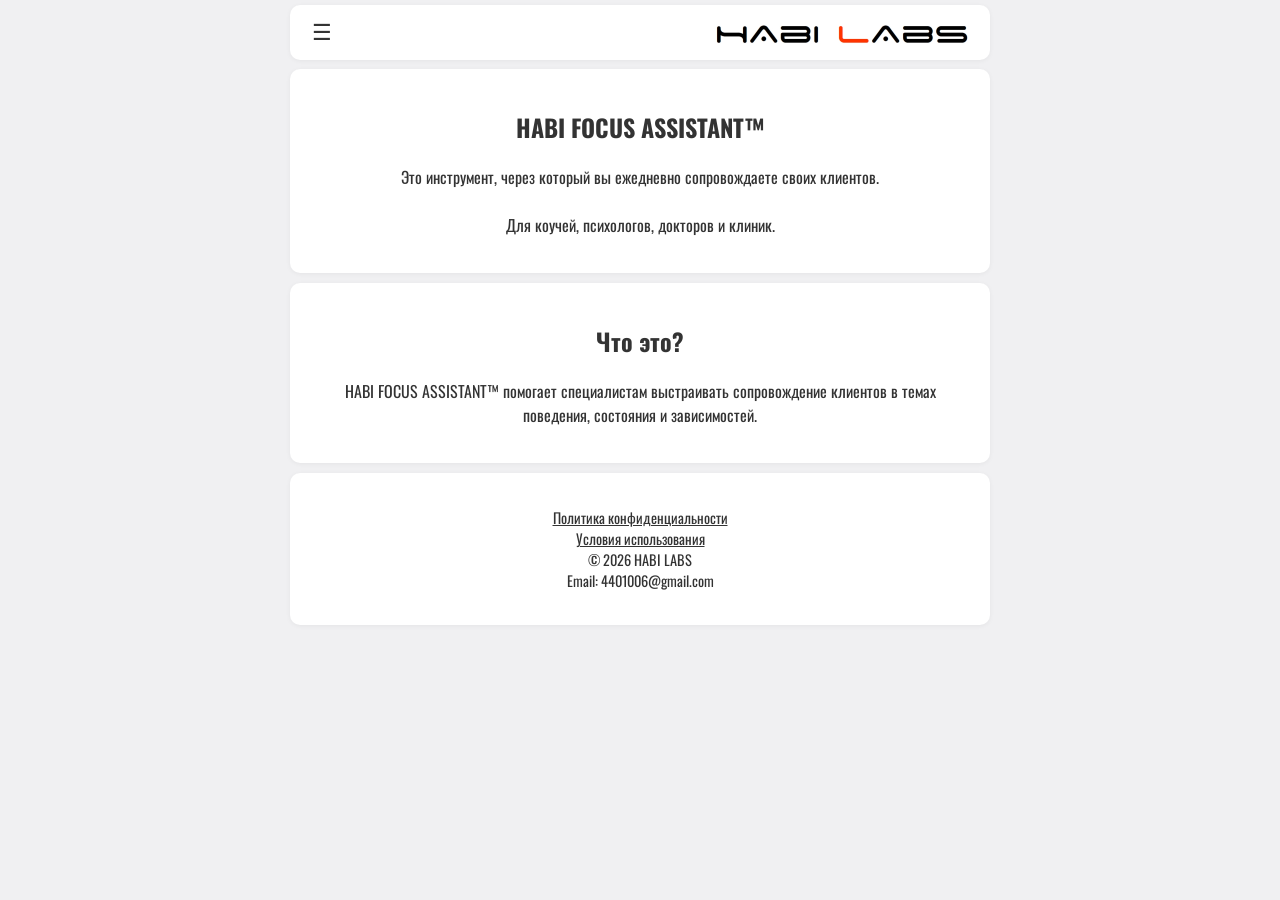
<file: index.html>
<!DOCTYPE html>
<html lang="ru">
<head>
  <meta charset="UTF-8" />
  <meta name="viewport" content="width=device-width, initial-scale=1" />
  <title>HABI LABS</title>

  <link rel="icon" href="/habi.ico" type="image/x-icon">

  <!-- OSWALD FONT -->
  <link rel="preconnect" href="https://fonts.googleapis.com">
  <link rel="preconnect" href="https://fonts.gstatic.com" crossorigin>
  <link href="https://fonts.googleapis.com/css2?family=Oswald:wght@200;300;400;500;600;700&display=swap" rel="stylesheet">

  <link rel="stylesheet" href="/css/styles-page.css" />
</head>

<body>
  <div id="overlay"></div>

  <header class="top-bar">
    <button id="menuToggle" class="icon">&#9776;</button>

    <div class="logo" id="logo">
      <img src="/images/hll.jpg" alt="HABI LABS">
    </div>
  </header>

  <main>
    <div class="cards">

      <div class="card">
        <h2>HABI FOCUS ASSISTANT™</h2>
        <p>
          Это инструмент, через который вы ежедневно сопровождаете своих клиентов.<br><br>
          Для коучей, психологов, докторов и клиник.
        </p>
      </div>

      <div class="card">
        <h2>Что это?</h2>
        <p>
          HABI FOCUS ASSISTANT™ помогает специалистам выстраивать сопровождение клиентов
          в темах поведения, состояния и зависимостей.
        </p>
      </div>

      <div class="card footer-card">
        <p>
          <a href="/html/privacy.html">Политика конфиденциальности</a><br>
          <a href="/html/terms.html">Условия использования</a><br>
          © 2026 HABI LABS<br>
          Email: 4401006@gmail.com
        </p>
      </div>

    </div>
  </main>

  <iframe id="sidebar" src="/html/menu-public.html" class="hidden"></iframe>

  <script src="/js/script.js"></script>
</body>
</html>
</file>
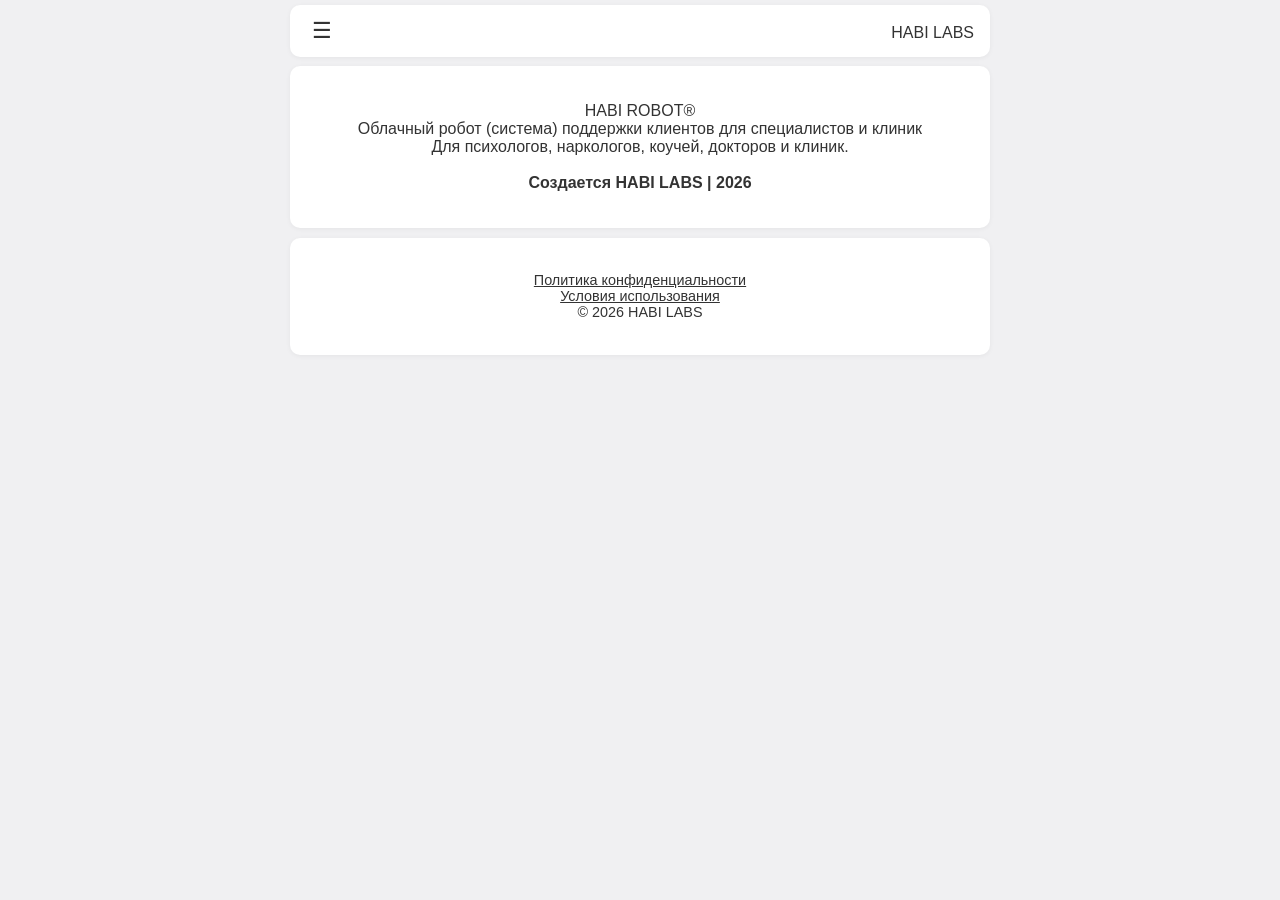
<file: index — копия.html>
<!DOCTYPE html>
<html lang="ru">
<head>
  <meta charset="UTF-8" />
  <meta name="viewport" content="width=device-width, initial-scale=1" />
  <title>HABI LABS</title>
  <link rel="stylesheet" href="/css/styles-page.css" />
</head>
<body>
  <div id="overlay"></div>
  <div class="top-bar-wrap">
    <header class="top-bar">
      <button id="menuToggle" class="icon" aria-label="Меню">&#9776;</button>
      <div class="logo" id="logo">HABI LABS</div>
    </header>
  </div>
  <main>
    <div class="cards">
      <div class="card poem">
        <p>
          HABI ROBOT®<br>
          Облачный робот (система) поддержки клиентов для специалистов и клиник<br>
          Для психологов, наркологов, коучей, докторов и клиник.<br><br>
          <strong>Создается HABI LABS | 2026</strong>
        </p>
      </div>
      <div class="card footer-card">
        <p>
          <a href="/html/privacy.html">Политика конфиденциальности</a><br>
          <a href="/html/terms.html">Условия использования</a><br>
          © 2026 HABI LABS
        </p>
      </div>
    </div>
  </main>
  <iframe id="sidebar" src="/html/menu-public.html" class="hidden" title="Меню"></iframe>
  <script src="/js/script.js"></script>
</body>
</html>
</file>
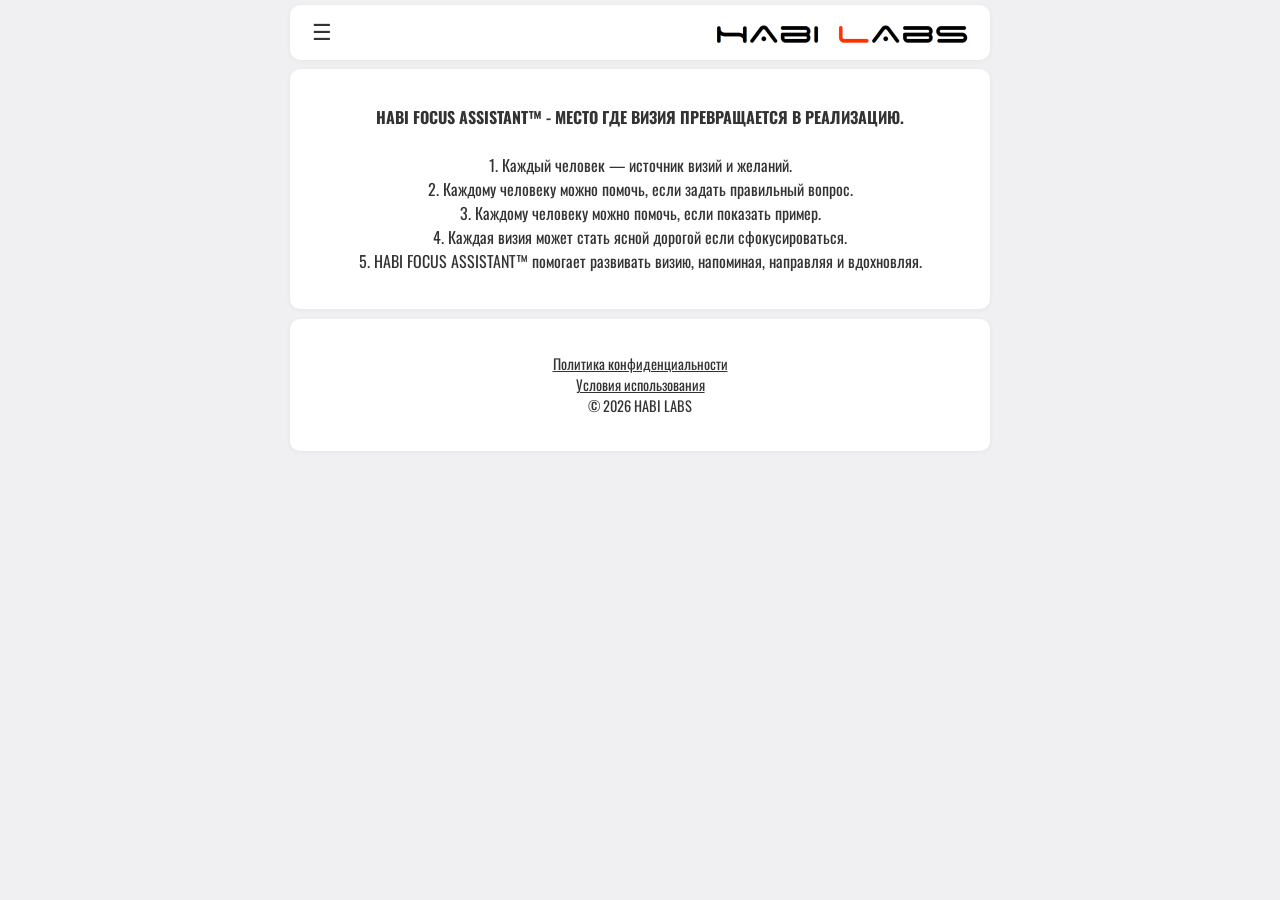
<file: html/about.html>
<!DOCTYPE html>
<html lang="ru">
<head>
  <meta charset="UTF-8" />
  <meta name="viewport" content="width=device-width, initial-scale=1" />
  <title>О сервисе — HABI LABS</title>
  <link rel="icon" href="/habi.ico" type="image/x-icon">

  <!-- OSWALD FONT -->
  <link rel="preconnect" href="https://fonts.googleapis.com">
  <link rel="preconnect" href="https://fonts.gstatic.com" crossorigin>
  <link href="https://fonts.googleapis.com/css2?family=Oswald:wght@200;300;400;500;600;700&display=swap" rel="stylesheet">

  <link rel="stylesheet" href="../css/styles-page.css" />
</head>
<body>
  <div id="overlay"></div>

    <header class="top-bar">
    <button id="menuToggle" class="icon">&#9776;</button>

    <div class="logo" id="logo">
      <img src="/images/hll.jpg" alt="HABI LABS">
    </div>
  </header>
  <main>
    <div class="cards">
      <div class="card">
        <p style="text-align:center"><strong>HABI FOCUS ASSISTANT™ - МЕСТО ГДЕ ВИЗИЯ ПРЕВРАЩАЕТСЯ В РЕАЛИЗАЦИЮ.</strong><br><br>
1. Каждый человек — источник визий и желаний.<br>
2. Каждому человеку можно помочь, если задать правильный вопрос.<br>
3. Каждому человеку можно помочь, если показать пример.<br>
4. Каждая визия может стать ясной дорогой если сфокусироваться.<br>
5. HABI FOCUS ASSISTANT™ помогает развивать визию, напоминая, направляя и вдохновляя.</p>
      </div>
      <div class="card footer-card">
        <p>
          <a href="privacy.html">Политика конфиденциальности</a><br>
          <a href="terms.html">Условия использования</a><br>
          © 2026 HABI LABS
        </p>
      </div>
    </div>
  </main>
  <iframe id="sidebar" src="menu-public.html" class="hidden" title="Меню"></iframe>
  <script src="../js/script.js"></script>
</body>
</html>
</file>
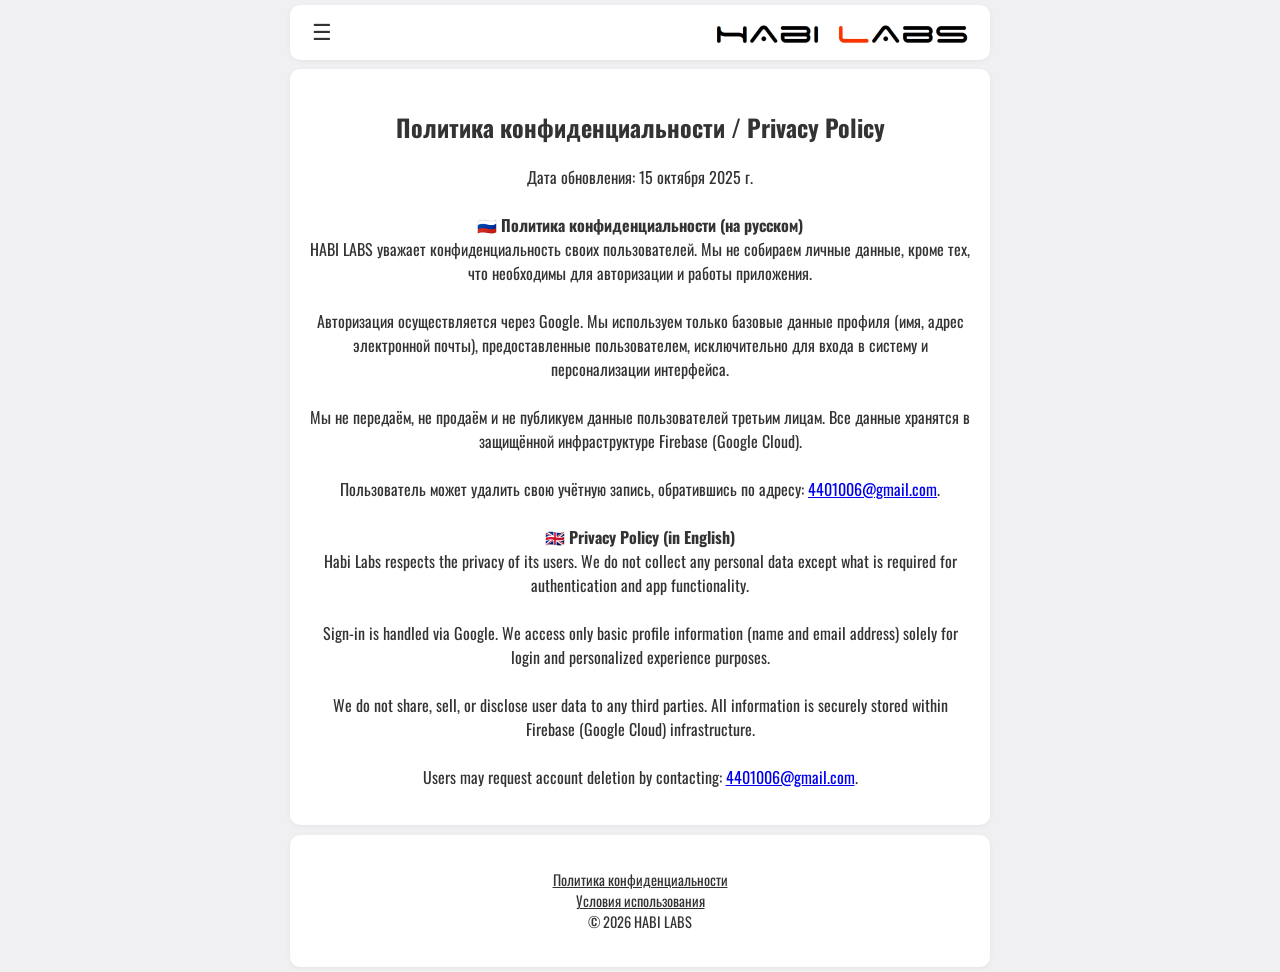
<file: html/privacy.html>
<!DOCTYPE html>
<html lang="ru">
<head>
  <meta charset="UTF-8" />
  <meta name="viewport" content="width=device-width, initial-scale=1" />
  <title>Политика конфиденциальности — HABI LABS</title>
  <link rel="icon" href="/habi.ico" type="image/x-icon">

  <!-- OSWALD FONT -->
  <link rel="preconnect" href="https://fonts.googleapis.com">
  <link rel="preconnect" href="https://fonts.gstatic.com" crossorigin>
  <link href="https://fonts.googleapis.com/css2?family=Oswald:wght@200;300;400;500;600;700&display=swap" rel="stylesheet">
  
  <link rel="stylesheet" href="../css/styles-page.css" />
</head>
<body>
  <div id="overlay"></div>
  <header class="top-bar">
    <button id="menuToggle" class="icon">&#9776;</button>

    <div class="logo" id="logo">
      <img src="/images/hll.jpg" alt="HABI LABS">
    </div>
  </header>
  <main>
    <div class="cards">
      <div class="card">
        <h2>Политика конфиденциальности / Privacy Policy</h2>
        <p style="text-align:center">Дата обновления: 15 октября 2025 г.<br><br>
🇷🇺 <strong>Политика конфиденциальности (на русском)</strong><br>
HABI LABS уважает конфиденциальность своих пользователей. Мы не собираем личные данные, кроме тех, что необходимы для авторизации и работы приложения.<br><br>
Авторизация осуществляется через Google. Мы используем только базовые данные профиля (имя, адрес электронной почты), предоставленные пользователем, исключительно для входа в систему и персонализации интерфейса.<br><br>
Мы не передаём, не продаём и не публикуем данные пользователей третьим лицам. Все данные хранятся в защищённой инфраструктуре Firebase (Google Cloud).<br><br>
Пользователь может удалить свою учётную запись, обратившись по адресу: <a href="mailto:4401006@gmail.com">4401006@gmail.com</a>.<br><br>
🇬🇧 <strong>Privacy Policy (in English)</strong><br>
Habi Labs respects the privacy of its users. We do not collect any personal data except what is required for authentication and app functionality.<br><br>
Sign-in is handled via Google. We access only basic profile information (name and email address) solely for login and personalized experience purposes.<br><br>
We do not share, sell, or disclose user data to any third parties. All information is securely stored within Firebase (Google Cloud) infrastructure.<br><br>
Users may request account deletion by contacting: <a href="mailto:4401006@gmail.com">4401006@gmail.com</a>.</p>
      </div>
      <div class="card footer-card">
        <p>
          <a href="privacy.html">Политика конфиденциальности</a><br>
          <a href="terms.html">Условия использования</a><br>
          © 2026 HABI LABS
        </p>
      </div>
    </div>
  </main>
  <iframe id="sidebar" src="menu-public.html" class="hidden" title="Меню"></iframe>
  <script src="../js/script.js"></script>
</body>
</html>
</file>
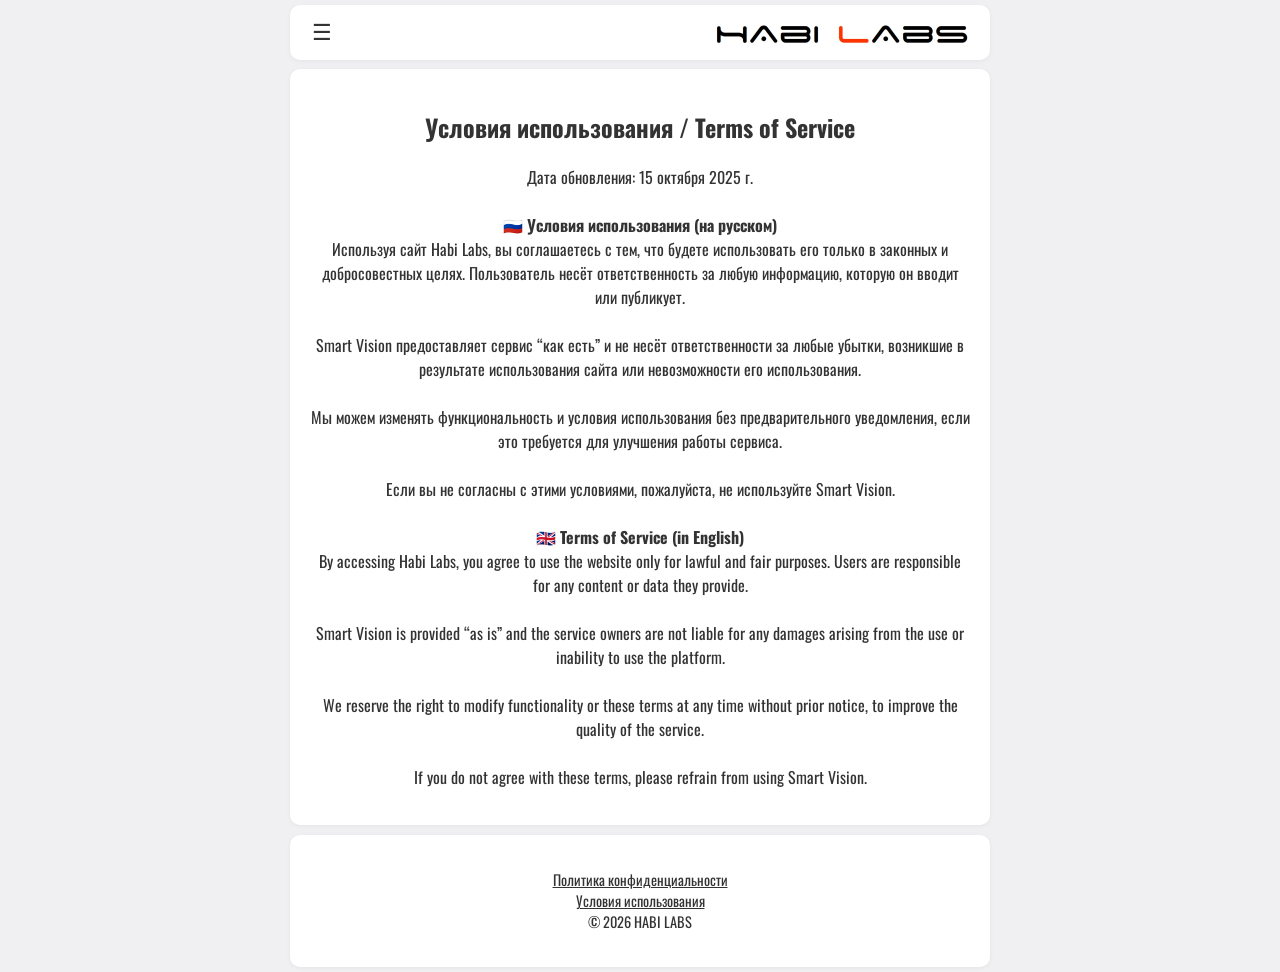
<file: html/terms.html>
<!DOCTYPE html>
<html lang="ru">
<head>
  <meta charset="UTF-8" />
  <meta name="viewport" content="width=device-width, initial-scale=1" />
  <title>Условия использования — HABI LABS</title>
  <link rel="icon" href="/habi.ico" type="image/x-icon">

  <!-- OSWALD FONT -->
  <link rel="preconnect" href="https://fonts.googleapis.com">
  <link rel="preconnect" href="https://fonts.gstatic.com" crossorigin>
  <link href="https://fonts.googleapis.com/css2?family=Oswald:wght@200;300;400;500;600;700&display=swap" rel="stylesheet">
  <link rel="stylesheet" href="../css/styles-page.css" />
</head>
<body>
  <div id="overlay"></div>
  <header class="top-bar">
    <button id="menuToggle" class="icon">&#9776;</button>

    <div class="logo" id="logo">
      <img src="/images/hll.jpg" alt="HABI LABS">
    </div>
  </header>
  <main>
    <div class="cards">
      <div class="card">
        <h2>Условия использования / Terms of Service</h2>
        <p style="text-align:center">Дата обновления: 15 октября 2025 г.<br><br>
🇷🇺 <strong>Условия использования (на русском)</strong><br>
Используя сайт Habi Labs, вы соглашаетесь с тем, что будете использовать его только в законных и добросовестных целях. Пользователь несёт ответственность за любую информацию, которую он вводит или публикует.<br><br>
Smart Vision предоставляет сервис “как есть” и не несёт ответственности за любые убытки, возникшие в результате использования сайта или невозможности его использования.<br><br>
Мы можем изменять функциональность и условия использования без предварительного уведомления, если это требуется для улучшения работы сервиса.<br><br>
Если вы не согласны с этими условиями, пожалуйста, не используйте Smart Vision.<br><br>
🇬🇧 <strong>Terms of Service (in English)</strong><br>
By accessing Habi Labs, you agree to use the website only for lawful and fair purposes. Users are responsible for any content or data they provide.<br><br>
Smart Vision is provided “as is” and the service owners are not liable for any damages arising from the use or inability to use the platform.<br><br>
We reserve the right to modify functionality or these terms at any time without prior notice, to improve the quality of the service.<br><br>
If you do not agree with these terms, please refrain from using Smart Vision.</p>
      </div>
      <div class="card footer-card">
        <p>
          <a href="privacy.html">Политика конфиденциальности</a><br>
          <a href="terms.html">Условия использования</a><br>
          © 2026 HABI LABS
        </p>
      </div>
    </div>
  </main>
  <iframe id="sidebar" src="menu-public.html" class="hidden" title="Меню"></iframe>
  <script src="../js/script.js"></script>
</body>
</html>
</file>
<file: css/styles-page.css>
body {
    margin: 0;
    font-family: 'Oswald', sans-serif;
    background: #f0f0f2;
    color: #333;
}

/* TOP BAR */
.top-bar {
    background: #fff;
    border-radius: 10px;
    box-shadow: 0 1px 5px rgba(0,0,0,0.05);

    max-width: 700px;
    width: calc(100% - 20px);

    margin: 5px auto 4px auto;
    padding: 12px 16px;
    box-sizing: border-box;

    display: flex;
    align-items: center;
}

/* ICON */
.icon {
    font-size: 22px;
    background: none;
    border: none;
    cursor: pointer;
    color: #333;
}

/* LOGO */
.logo {
    margin-left: auto;
    display: flex;
    align-items: center;
    margin-top: 3px;
}

.logo img {
    height: 28px;
    display: block;
}

/* CARDS */
.cards {
    width: 100%;
    padding: 0 10px;
    box-sizing: border-box;

    display: flex;
    flex-direction: column;
    align-items: center;
}

/* CARD */
.card {
    background: #fff;
    border-radius: 10px;

    padding: 20px;
    margin: 5px auto;

    max-width: 700px;
    width: 100%;

    box-shadow: 0 1px 5px rgba(0,0,0,0.05);
    box-sizing: border-box;
    text-align: center;
}

/* FOOTER */
.footer-card {
    font-size: 0.9rem;
}

.footer-card a {
    color: #333;
    text-decoration: underline;
}

/* OVERLAY */
#overlay {
    position: fixed;
    inset: 0;
    background: rgba(0,0,0,0.3);
    display: none;
    z-index: 1000;
}

#overlay.active {
    display: block;
}

/* SIDEBAR */
#sidebar {
    position: fixed;
    top: 0;
    left: 0;

    width: 400px;
    height: 100%;

    background: #fff;
    z-index: 1001;

    border: none;
    transition: transform 0.3s ease;
}

#sidebar.hidden {
    transform: translateX(-100%);
}

/* MOBILE */
@media (max-width: 768px) {
    .logo img {
        height: 22px;
    }

    #sidebar {
        width: 75vw;
    }
}
</file>
